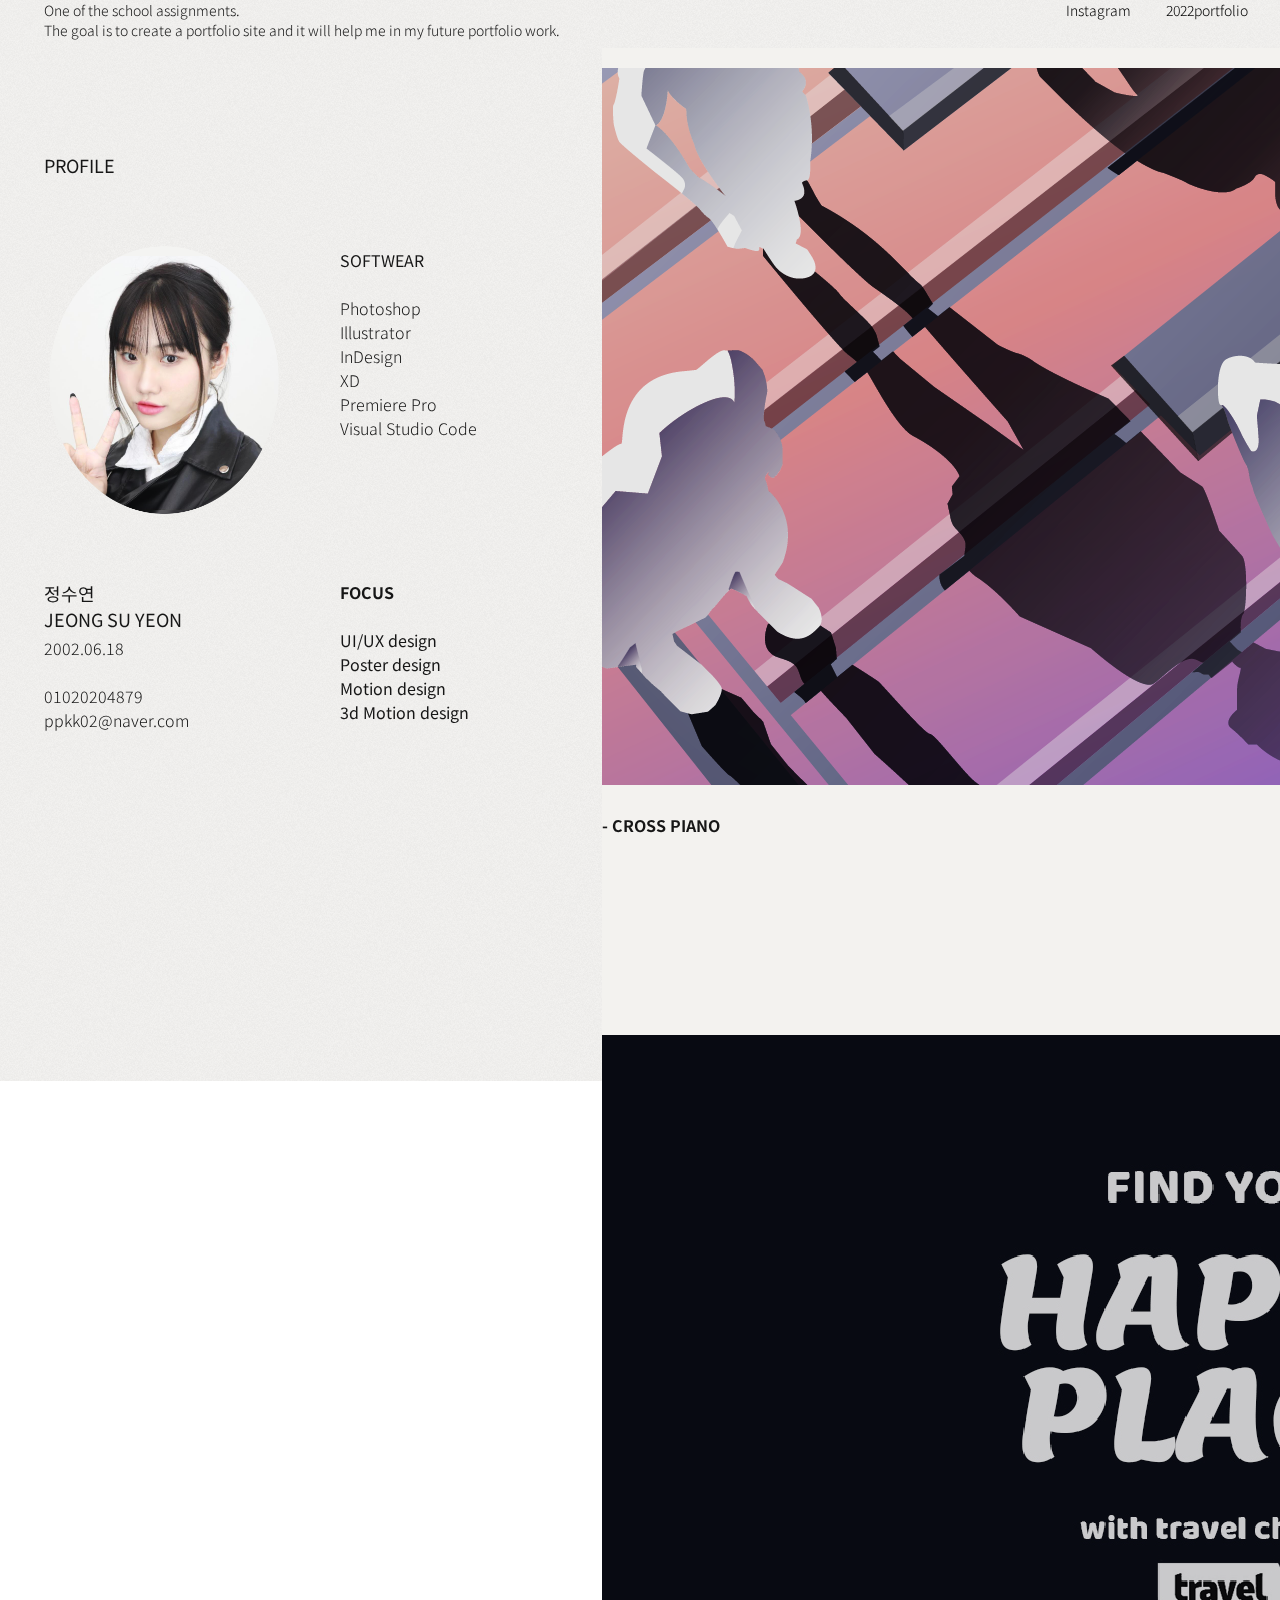
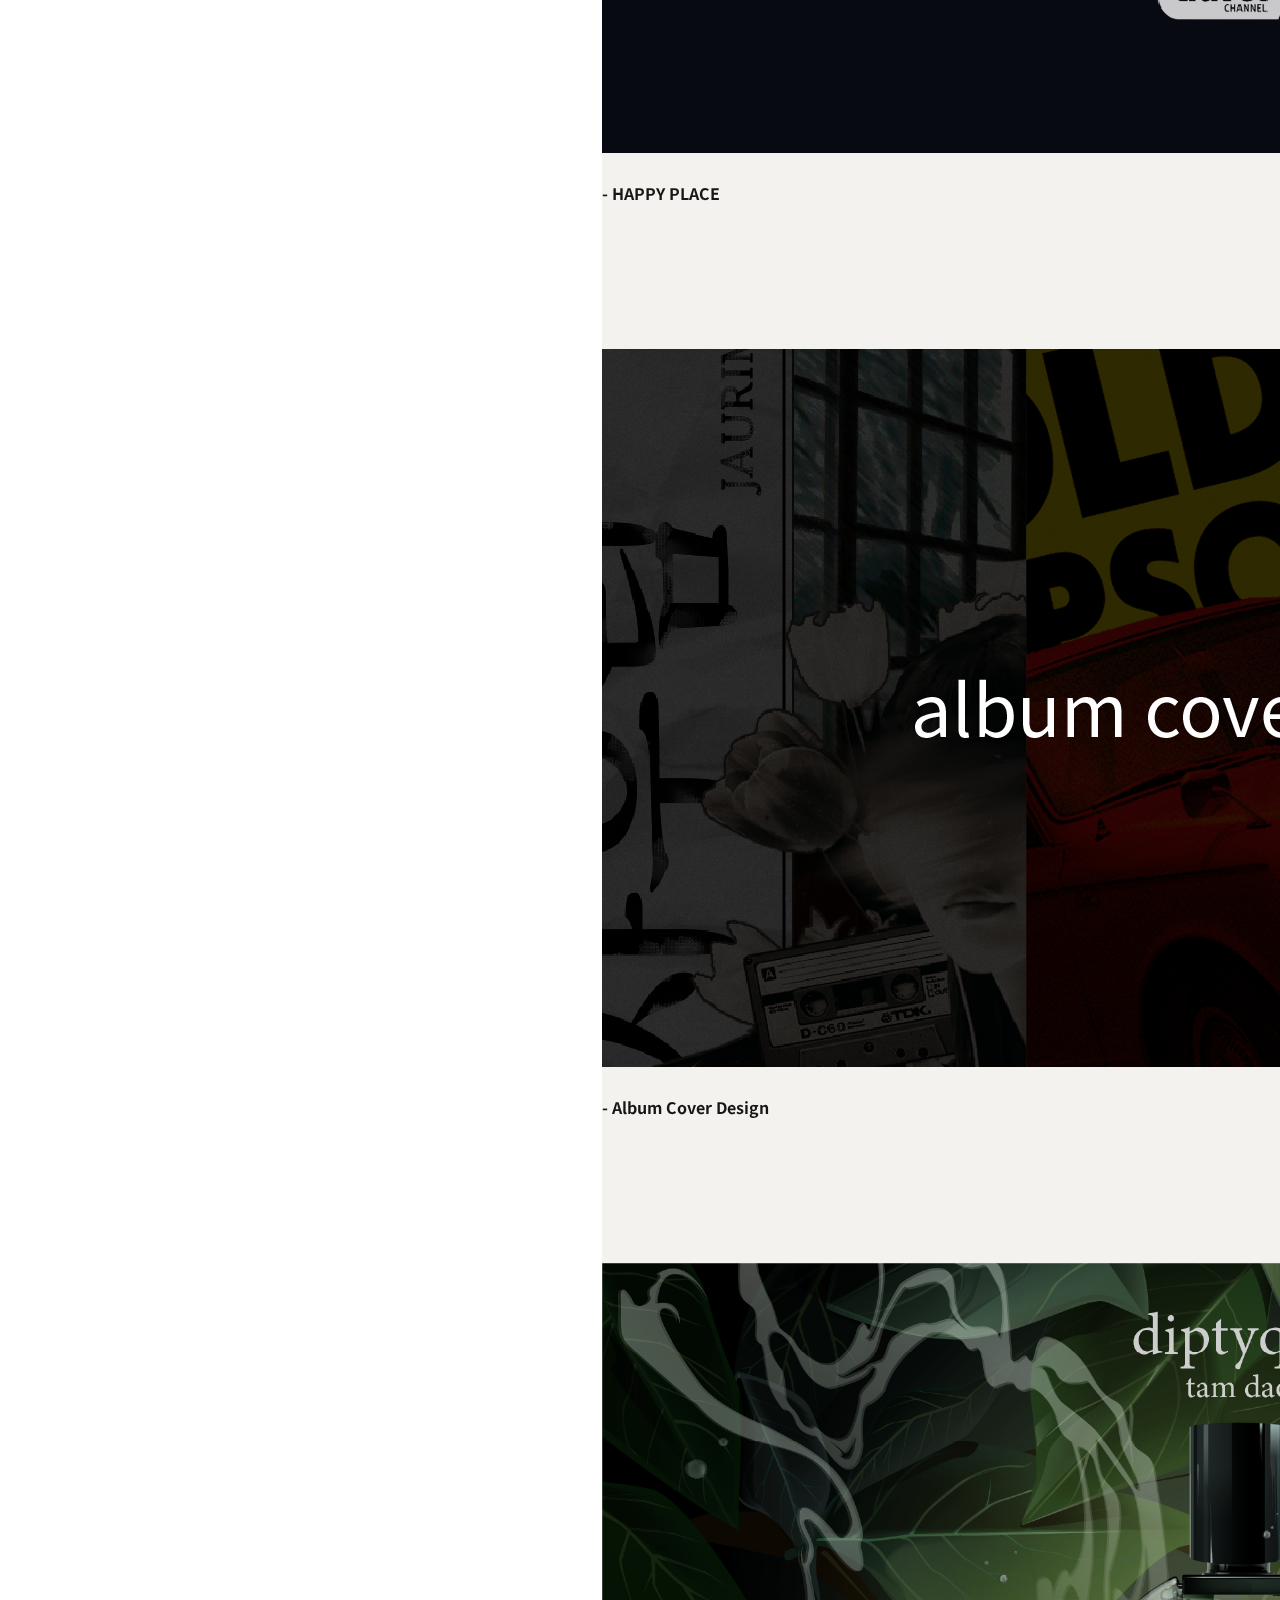
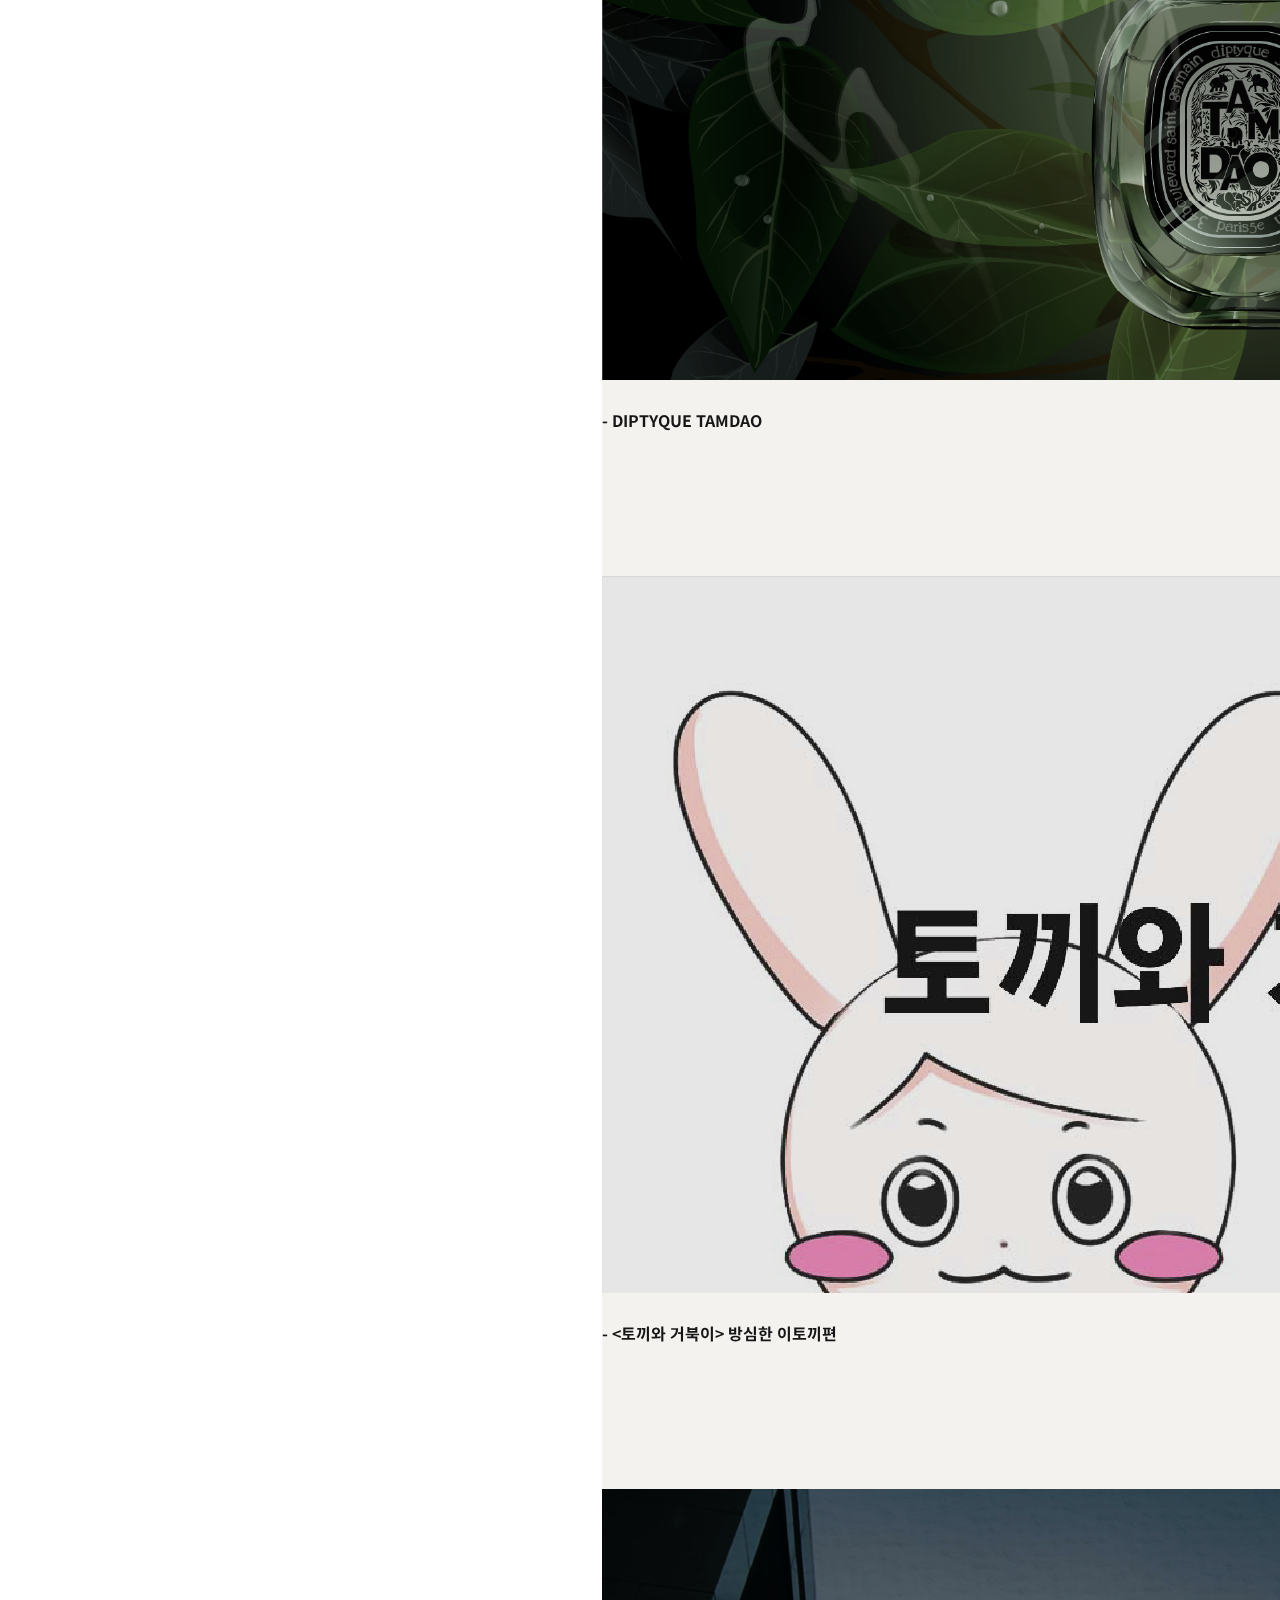
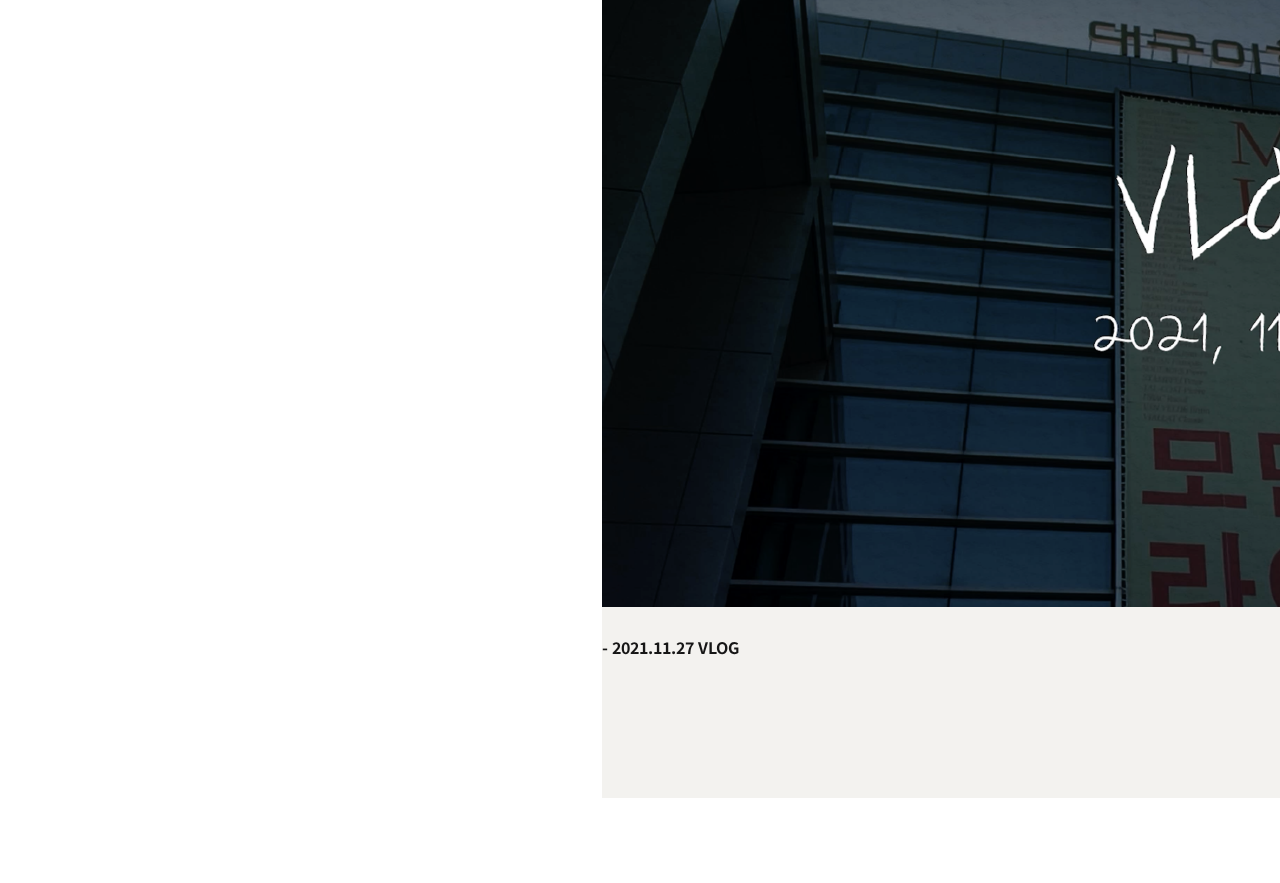
<file: 1.html>
<!DOCTYPE html>
<html>
<head>
    <meta charset = "utf-8">
    <meta name="viewport" content="width=device-width, initial-scale=1">
    <link rel="stylesheet" type="text/css" href="1.css">

    <title>SINK INTO DESIGN</title>
</head>
<body>

    <div id = "back" >
        <img width="1920px" src ="배경.png";>
    </div>
   
    

    <div id="box1">
       <p>One of the school assignments. 
       <br>The goal is to create a portfolio site and it will help me in my future portfolio work.
    
    </p>      

    
  

    <div id="insta">
    
        <p>
            <a href= "https://www.instagram.com/lavvuttutu_/">Instagram </a>  
        </p>
       
        
 </div>

    <div id="box2">
        
            <a href="index.html" >2022portfolio</a>
        
 </div> 

    <div id="Largebox">
        <p>
        
        </p>
</div> 

    <div id="profil">
        <p>
        <b>PROFILE</b>
        </p>
</div> 

    <div id = "imag">
    <img width="240px" src ="프로필.png";>
</div>
    <div id="name1">
    <p>
        <b>정수연
        <br>JEONG SU YEON
        </b>
    
    </p>
</div>

    <div id="name2">
    2002.06.18
    <br><br>
    01020204879
    <br>ppkk02@naver.com

</div> 

    <div id="softwear">
    <p>
    <b>SOFTWEAR</b>
    <br><br>
    Photoshop
    <br>
    Illustrator
    <br>
    InDesign
    <br>
    XD
    <br>
    Premiere Pro
    <br>
    Visual Studio Code
    </p>
</div> 

</div> 
    <div id="focus">
    <p>
    <b>FOCUS</b>
    <br> <br>
    UI/UX design
    <br>
    Poster design
    <br>
    Motion design
    <br>
    3d Motion design
    </p>
</div> 

</div> 
   
<main>
    <section id="workbox">
        <div id="down">
            <a href="#top">DOWN▼</a>
        </div> 
    
        <a href="기초조형.html">
            <div class="item-container">
                <img src="기초조형.png"">
                <div class="overlay">
            
                </div>
            </div>
        </a>
        <div class="text"><br><b>- CROSS PIANO</b></div>
    

<br><br>

<br> <br> 
<br><br><br><br><br><br><br>
    

    <a href="giff.html">
        <div class="item-container">
            <img src="giff.png"">
            <div class="overlay">
                
        </div>
    </div>
</a>
<div class="text"><br><b>- HAPPY PLACE</b></div>

<br><br><br><br><br><br><br><br>

<a href="Album Cover Design.html">
    <div class="item-container">
        <img src="앨범커버디자인.png">
        <div class="overlay">
            
    </div>
</div>
</a>
<div class="text"><br><b>- Album Cover Design</b></div>

<br><br><br><br><br><br><br><br>
    
    
<a href= "딥티크.html">
    <div class="item-container">
        <img src="딥티크.png">
        <div class="overlay">
         
    </div>
</div>
</a>
<div class="text"><br><b>- DIPTYQUE TAMDAO</b></div>
<br><br><br><br><br><br><br><br>
    
<a href= "토끼와거북이.html">
    <div class="item-container">
        <img src="토끼와거북이.png">
        <div class="overlay">
        
    </div>
</div>
</a>
<div class="text"><br><b>- <토끼와 거북이> 방심한 이토끼편</b></div>

<br><br><br><br><br><br><br><br>
    
<a href= "브이로그.html">
    <div class="item-container">
        <img src="브이로그.png">
        <div class="overlay">
        
    </div>
</div>
</a>
<div class="text"><br><b>- 2021.11.27 VLOG</b></div>
<br><br><br><br><br><br><br><br>
    
<div id="top">
    <a href="#down">TOP▲</a>
</div> 

<div id="copyright">
    <p> E-mail  ppkk02@naver.com
    <br> Contact  01020204879
    <br>Copyright 2022. Jeong Su Yeon. All Rights Reserved. 
    </p>
</div> 


</div>
</main>


</body>


</html>
</file>
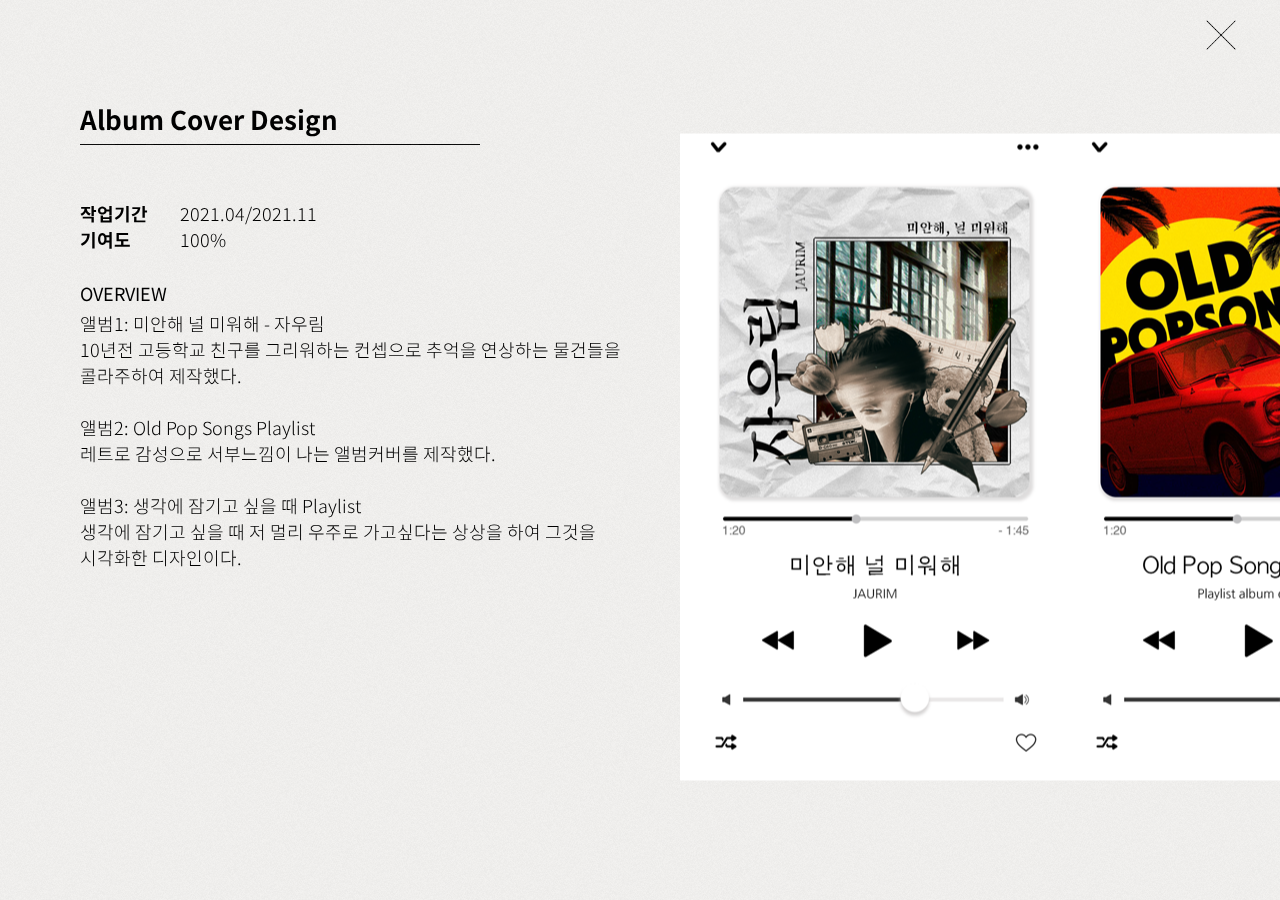
<file: Album Cover Design.html>
<!DOCTYPE html>
<html>
<head>
    <meta charset = "utf-8">
    <meta name="viewport" content="width=device-width, initial-scale=1">
    <link rel="stylesheet" type="text/css" href="Album Cover Design.css">
    <title>Album Cover Design</title>





</head>
<body>  
 
</body>
    <div id = "back0" >
        <img width="1920px" src ="배경.png";>
    </div>

    <div id = "back">
        <br>
        <img width="1150px" src ="앨범커버.png";>
        
    </div>
    <div id = "box1">
        <a href="1.html"><img width= "30" src="x_2.png";></a>
       
   
    </div>
    <div id = "title">
    <p> <b>Album Cover Design</b></p>
    </div>
    <div id = "line">
        <img width="400px" src ="선.png";>
    
    </div>

    <div id = "explain1">
    <p><b>작업기간 <br>기여도 </b></p>
    </div>

    <div id = "explain2">
    <p> 2021.04/2021.11 <br> 100% </p>
    </div>
    <div id = "overview1">
        <p><b>OVERVIEW</b></p>
    </div>
    <div id = "overview2">
        <p>앨범1: 미안해 널 미워해 - 자우림
            <br> 10년전 고등학교 친구를 그리워하는 컨셉으로 추억을 연상하는 물건들을 <br> 콜라주하여 제작했다. <br><br>
            앨범2: Old Pop Songs Playlist
            <br> 레트로 감성으로 서부느낌이 나는 앨범커버를 제작했다. 
            <br><br>
            앨범3: 생각에 잠기고 싶을 때 Playlist
            <br> 생각에 잠기고 싶을 때 저 멀리 우주로 가고싶다는 상상을 하여 그것을 <br>시각화한 디자인이다.

        </p>
    </div>

</body>

</html>
</file>
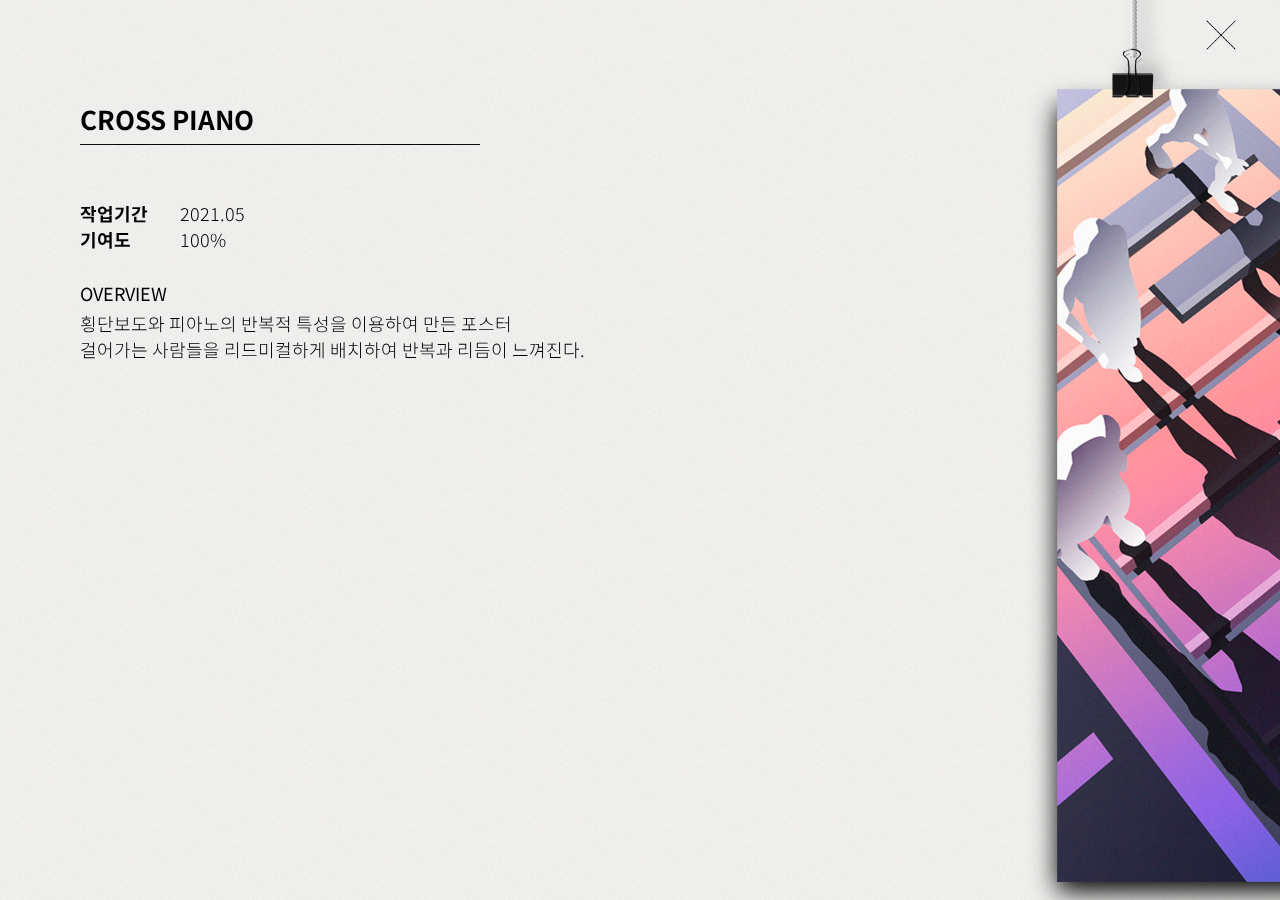
<file: 기초조형.html>
<!DOCTYPE html>
<html>
<head>
    <meta charset = "utf-8">
    <meta name="viewport" content="width=device-width, initial-scale=1">
    <link rel="stylesheet" type="text/css" href="기초조형.css">
    <title>CROSS PIANO</title>





</head>
<body>  
 
</body>
    <div id = "back0" >
        <img width="1920px" src ="배경.png";>
    </div>

    <div id = "back">
        <img width="1920" src ="기초조형목업.png";>
    
    </div>
    <div id = "box1">
        <a href="1.html"><img width= "30" src="x_2.png";></a>
       
   
    </div>
    <div id = "title">
    <p> <b>CROSS PIANO</b></p>
    </div>
    <div id = "line">
        <img width="400px" src ="선.png";>
    
    </div>

    <div id = "explain1">
    <p><b>작업기간 <br>기여도 </b></p>
    </div>

    <div id = "explain2">
    <p> 2021.05 <br> 100% </p>
    </div>
    <div id = "overview1">
        <p><b>OVERVIEW</b></p>
    </div>
    <div id = "overview2">
        <p>횡단보도와 피아노의 반복적 특성을 이용하여 만든 포스터 <br>
           걸어가는 사람들을 리드미컬하게 배치하여 반복과 리듬이 느껴진다.

        </p>
    </div>

</body>

</html>
</file>
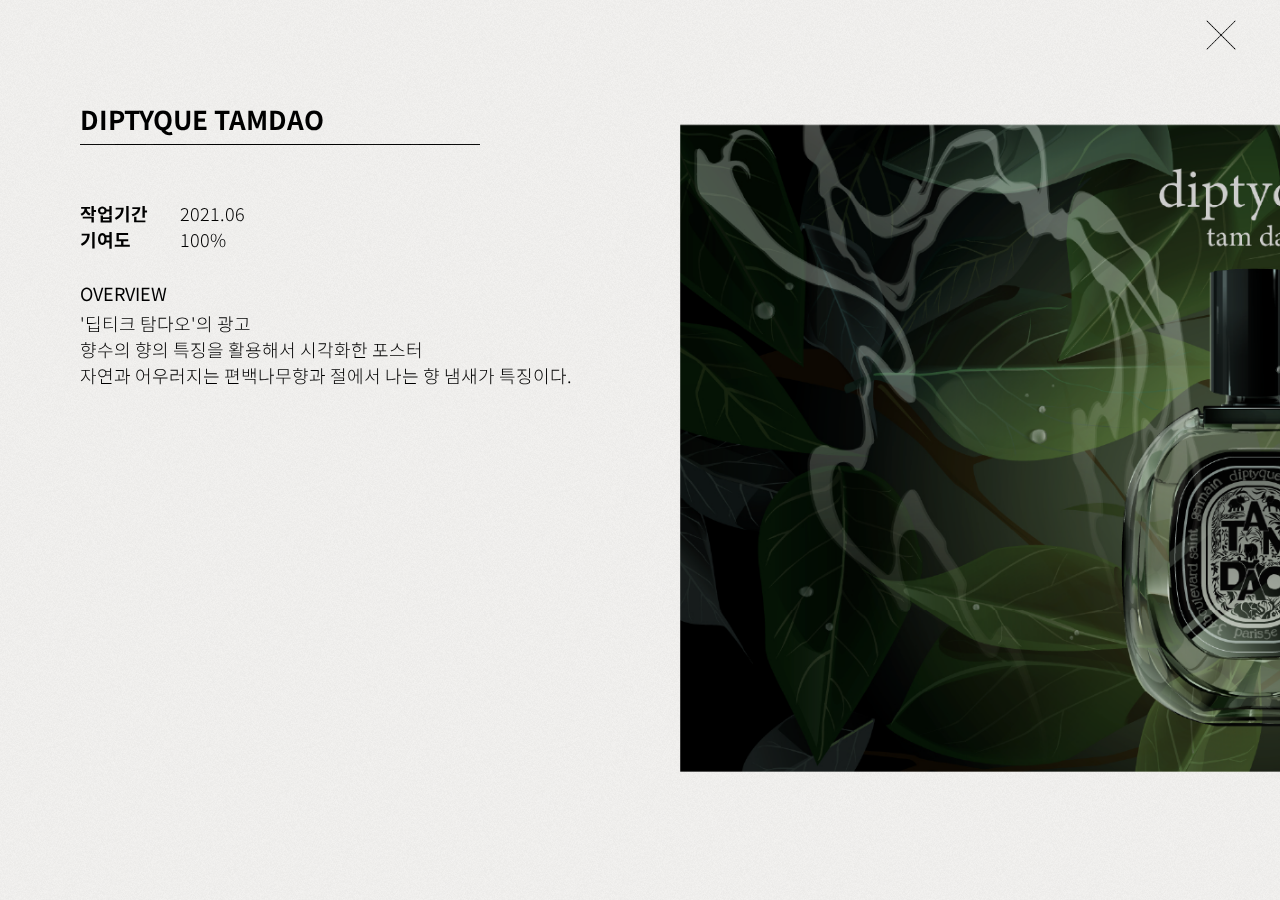
<file: 딥티크.html>
<!DOCTYPE html>
<html>
<head>
    <meta charset = "utf-8">
    <meta name="viewport" content="width=device-width, initial-scale=1">
    <link rel="stylesheet" type="text/css" href="딥티크.css">
    <title>DIPTYQUE TAMDAO</title>





</head>
<body>  
 
</body>
    <div id = "back0" >
        <img width="1920px" src ="배경.png";>
    </div>

    <div id = "back">
        <img width="1150px" src ="딥티크.png";>
    
    </div>
    <div id = "box1">
        <a href="1.html"><img width= "30" src="x_2.png";></a>
       
   
    </div>
    <div id = "title">
    <p> <b>DIPTYQUE TAMDAO</b></p>
    </div>
    <div id = "line">
        <img width="400px" src ="선.png";>
    
    </div>

    <div id = "explain1">
    <p><b>작업기간 <br>기여도<br></b></p>
    </div>

    <div id = "explain2">
    <p> 2021.06 <br> 100% </p>
    </div>
    <div id = "overview1">
        <p><b>OVERVIEW</b></p>
    </div>
    <div id = "overview2">
        <p>'딥티크 탐다오'의 광고 <br>
            향수의 향의 특징을 활용해서 시각화한 포스터
            <br>자연과 어우러지는 편백나무향과 절에서 나는 향 냄새가 특징이다.  

        </p>
    </div>

</body>

</html>
</file>
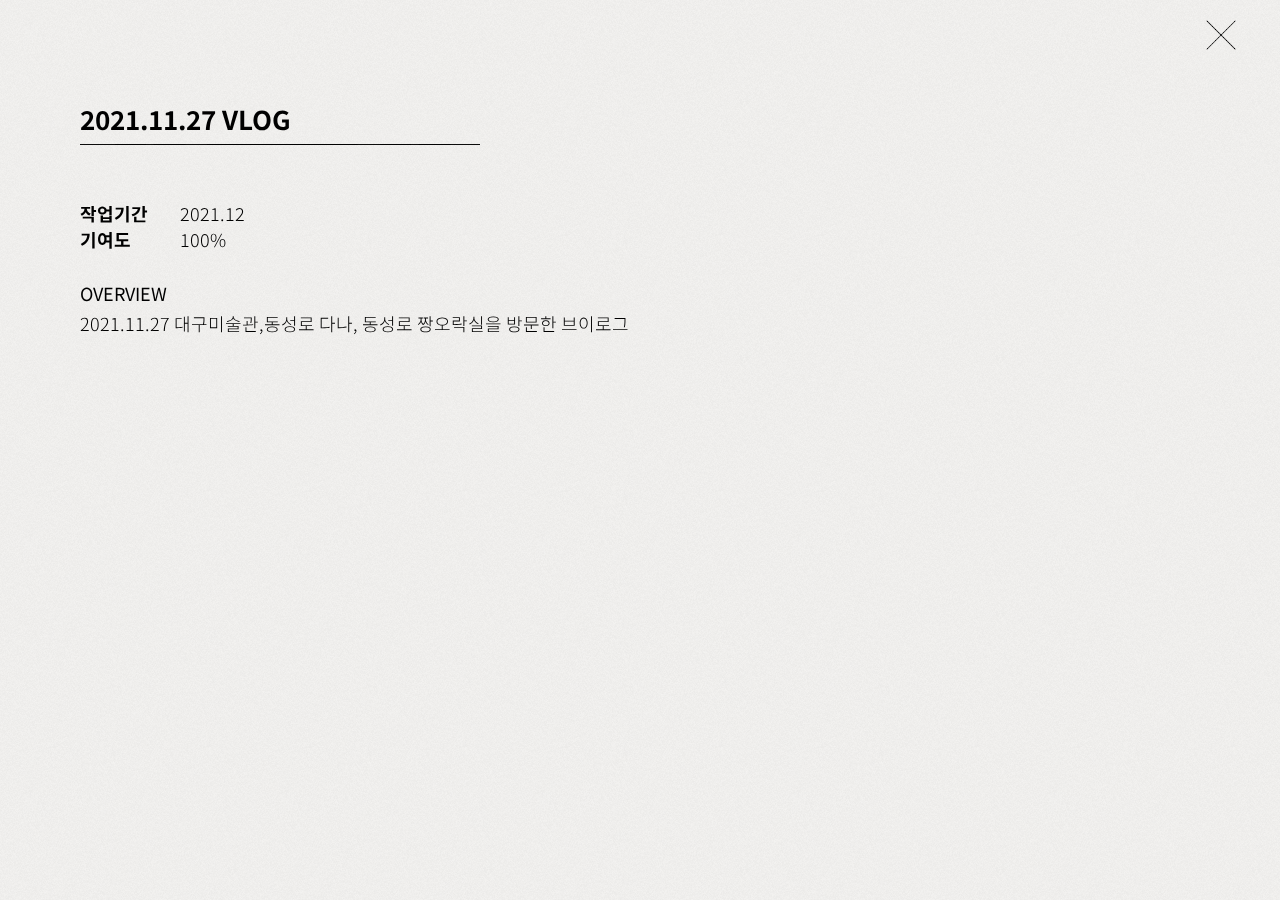
<file: 브이로그.html>
<!DOCTYPE html>
<html>
<head>
    <meta charset = "utf-8">
    <meta name="viewport" content="width=device-width, initial-scale=1">
    <link rel="stylesheet" type="text/css" href="브이로그.css">
    <title>2021.11.27 VLOG</title>





</head>
<body>  
 
</body>
    <div id = "back0" >
        <img width="1920px" src ="배경.png";>
    </div>

    <div id = "back">
        
            <iframe width="1150" height="647" src="https://www.youtube.com/embed/dGvcPuwOwYY" title="YouTube video player" frameborder="0" allow="accelerometer; autoplay; clipboard-write; encrypted-media; gyroscope; picture-in-picture" allowfullscreen></iframe>
        
    
    </div>
    <div id = "box1">
        <a href="1.html"><img width= "30" src="x_2.png";></a>
       
   
    </div>
    <div id = "title">
    <p> <b>2021.11.27 VLOG</b></p>
    </div>
    <div id = "line">
        <img width="400px" src ="선.png";>
    
    </div>

    <div id = "explain1">
    <p><b>작업기간 <br>기여도<br></b></p>
    </div>

    <div id = "explain2">
    <p> 2021.12 <br> 100% </p>
    </div>
    <div id = "overview1">
        <p><b>OVERVIEW</b></p>
    </div>
    <div id = "overview2">
        <p> 2021.11.27 대구미술관,동성로 다나, 동성로 짱오락실을 방문한 브이로그
            
            

        </p>
    </div>

</body>

</html>
</file>
<file: 1.css>
@import url('https://fonts.googleapis.com/css2?family=Noto+Sans+KR:wght@300;400&display=swap');
@keyframes test_animation {
    0% { opacity: 0; }
    100% { opacity: 1; }
}

body, p { margin : 0;
    animation-name : test_animation;
    animation-duration:2s;
    animation-direction: alternate;} 
    
a, a:link, a:visited
{
    color: #000000;
    text-decoration: none;
}

a:hover
{color:rgb(194, 194, 194)}

#back {
    position: fixed;
}

#box1 {
    display: inline-block;
    position: fixed;
    width: 658px;
    height: 48px;
    left: 44px;
    top: 0px;
    font-size: 14px;
    font-family:  'Noto Sans KR', sans-serif;
    color : rgb(22,22,22);
    font-weight: 300;
}

#insta {
    display: inline-block;
    position: fixed;
    width: 120px;
    height: 48px;
    right: 94px;
    top: 0px;
    font-size: 14px;
    font-family:  'Noto Sans KR', sans-serif;
    font-weight: 300;
    color : rgb(22,22,22);
}

#box2{
    display: inline-block;
    position: fixed;
  
    right: 32px;
    top: 0px;
    font-size: 14px;
    text-align: right;
    font-family:  'Noto Sans KR', sans-serif;
    color : rgb(22,22,22);
    font-weight: 300;

}

#Largebox{
    display: block;
    position: fixed;
    width: 1832px;
    height: 984px;
    left: 44px;
    top: 48px;
    font-size: 16px;
    font-family:  'Noto Sans KR', sans-serif;
    color : rgb(22,22,22);
    
  
}
#profil {
    display: inline-block;
    position: fixed;
    width: 268px;
    height: 48px;
    left: 44px;
    top: 152px;
    font-size: 18px;
    font-family:  'Noto Sans KR', sans-serif;
    color : rgb(22,22,22);
   
}
#imag {
    display: inline-block;
    position: fixed;
    width: 248px;
    height: 286px;
    left: 44px;
    top: 230px;
    overflow: hidden;
}

#name1 {
    display: block;
    position: fixed;
    width: 268px;
    height: 308px;
    left: 44px;
    top: 580px;
    font-size: 18px;
    font-family:  'Noto Sans KR', sans-serif;
    color : rgb(22,22,22);
  
}
#name2 {
    display: block;
    position: fixed;
    width: 268px;
    height: 308px;
    left: 44px;
    top: 636px;
    font-size: 16px;
    font-family:  'Noto Sans KR', sans-serif;
    color : rgb(22,22,22);
 
}

#softwear {
    display: block;
    position: fixed;
    width: 268px;
    height: 308px;
    left: 340px;
    top: 248px;
    font-size: 16px;
    font-family:  'Noto Sans KR', sans-serif;
    color : rgb(22,22,22);
  
}

#focus {
    display: block;
    position: fixed;
    width: 268px;
    height: 308px;
    left: 340px;
    top: 580px;
    font-size: 16px;
    font-family:  'Noto Sans KR', sans-serif;
    color : rgb(22,22,22);
    
  
}


#workbox {
    display: block;
    position: absolute;
    width: 1274px;
    height: 5550px;
    left: 602px;
    top: 48px;
    transform: translate(0%, 0%);
    background-color: rgb(243,242,239); 

}


#copyright {
    font-size: 14px;
    font-family:  'Noto Sans KR', sans-serif;
    text-align: right;
    color : rgb(200,200,200);
    font-weight: 300;
}

#top {
    font-size: 14px;
    font-family:  'Noto Sans KR', sans-serif;
    text-align: right;
    color : rgb(22,22,22)
    
}

#down {
    font-size: 14px;
    font-family:  'Noto Sans KR', sans-serif;
    text-align: right;
    color : rgb(22,22,22)
  
}

.item-container > img {
    opacity: 1;
    transition: .8s ease;
    background-color: rgb(241, 240, 239);  

}

.item-container :hover  {
    opacity: 0.7;
}  


.text{
font-size: 16px;
font-family:  'Noto Sans KR', sans-serif;
font-weight: 400;
overflow: visible;
color : rgb(22,22,22);

}
</file>
<file: Album Cover Design.css>
@import url('https://fonts.googleapis.com/css2?family=Noto+Sans+KR:wght@300;400&display=swap');
@keyframes test_animation {
    0% { opacity: 0; }
    80% { opacity: 0; }
    100% { opacity: 1; }
}
@keyframes test_animation2 {
    0% { opacity: 0; }
    100% { opacity: 1; }
}

body, p { margin : 0; 
  }
#back0 {
    position: fixed;
}

#box1{
    display: inline-block;
    position: fixed;
    right: 44px;
    top: 20px;
    animation-name : test_animation;
    animation-duration:3s;
    animation-direction: alternate;

    }



#back{
  
    display: block;
    position: fixed;
    position: fixed;
    top: 50%;
    left: 680px;
    transform: translate(0%, -50%);
    animation-name : test_animation2;
    animation-duration:2s;
    animation-direction: alternate;
    

}

#title{ 
    display: inline-block;
    position: fixed;
    left: 80px;
    top: 100px;
    font-size: 26px;
    font-family:  'Noto Sans KR', sans-serif;
    font-weight: 400;
    

}

#line{ 
    display: inline-block;
    position: fixed;
    left: 80px;
    top: 134px;
   

}
#explain1{
    display: inline-block;
    position: fixed;
    left: 80px;
    top: 200px;
    font-family:  'Noto Sans KR', sans-serif;
    font-weight: 400;
    font-size: 18px;
    

}

#explain2{
    display: inline-block;
    position: fixed;
    left: 180px;
    top: 200px;
    font-family:  'Noto Sans KR', sans-serif;
    font-weight: 300;
    font-size: 18px;
}

    
#overview1{    display: inline-block;
    position: fixed;
    left: 80px;
    top: 280px;
    font-family:  'Noto Sans KR', sans-serif;
    font-weight: 300;
    font-size: 18px;
}


#overview2{    display: inline-block;
    position: fixed;
    left: 80px;
    top: 310px;
    font-family:  'Noto Sans KR', sans-serif;
    font-weight: 300;
    font-size: 18px;
}
</file>
<file: 기초조형.css>
@import url('https://fonts.googleapis.com/css2?family=Noto+Sans+KR:wght@300;400&display=swap');
@keyframes test_animation {
    0% { opacity: 0; }
    80% { opacity: 0; }
    100% { opacity: 1; }
}
@keyframes test_animation2 {
    0% { opacity: 0; }
    100% { opacity: 1; }
}
body, p { margin : 0; }
#back0 {
    position: fixed;
}
#box1{
    display: inline-block;
    position: fixed;
    right: 44px;
    top: 20px;
    animation-name : test_animation;
    animation-duration:3s;
    animation-direction: alternate;
}
#back{
    width: 1920px;
    height: 969px;
    display: block;
    position: fixed;
    animation-name : test_animation2;
    animation-duration:2s;
    animation-direction: alternate;
    

}

#title{ 
    display: inline-block;
    position: fixed;
    left: 80px;
    top: 100px;
    font-size: 26px;
    font-family:  'Noto Sans KR', sans-serif;
    font-weight: 400;

}

#line{ 
    display: inline-block;
    position: fixed;
    left: 80px;
    top: 134px;
   

}
#explain1{
    display: inline-block;
    position: fixed;
    left: 80px;
    top: 200px;
    font-family:  'Noto Sans KR', sans-serif;
    font-weight: 400;
    font-size: 18px;
    

}

#explain2{
    display: inline-block;
    position: fixed;
    left: 180px;
    top: 200px;
    font-family:  'Noto Sans KR', sans-serif;
    font-weight: 300;
    font-size: 18px;
}

    
#overview1{    display: inline-block;
    position: fixed;
    left: 80px;
    top: 280px;
    font-family:  'Noto Sans KR', sans-serif;
    font-weight: 300;
    font-size: 18px;
}


#overview2{    display: inline-block;
    position: fixed;
    left: 80px;
    top: 310px;
    font-family:  'Noto Sans KR', sans-serif;
    font-weight: 300;
    font-size: 18px;
}
</file>
<file: 딥티크.css>
@import url('https://fonts.googleapis.com/css2?family=Noto+Sans+KR:wght@300;400&display=swap');
@keyframes test_animation {
    0% { opacity: 0; }
    80% { opacity: 0; }
    100% { opacity: 1; }
}
@keyframes test_animation2 {
    0% { opacity: 0; }
    100% { opacity: 1; }
}
body, p { margin : 0; }
#back0 {
    position: fixed;
}
#box1{
    display: inline-block;
    position: fixed;
    right: 44px;
    top: 20px;
    animation-name : test_animation;
    animation-duration:3s;
    animation-direction: alternate;
}
#back{
  
    display: block;
    position: fixed;
    position: fixed;
    top: 50%;
    left: 680px;
    transform: translate(0%, -50%);
    animation-name : test_animation2;
    animation-duration:2s;
    animation-direction: alternate;

}

#title{ 
    display: inline-block;
    position: fixed;
    left: 80px;
    top: 100px;
    font-size: 26px;
    font-family:  'Noto Sans KR', sans-serif;
    font-weight: 400;

}

#line{ 
    display: inline-block;
    position: fixed;
    left: 80px;
    top: 134px;
   

}
#explain1{
    display: inline-block;
    position: fixed;
    left: 80px;
    top: 200px;
    font-family:  'Noto Sans KR', sans-serif;
    font-weight: 400;
    font-size: 18px;
    

}

#explain2{
    display: inline-block;
    position: fixed;
    left: 180px;
    top: 200px;
    font-family:  'Noto Sans KR', sans-serif;
    font-weight: 300;
    font-size: 18px;
}

    
#overview1{    display: inline-block;
    position: fixed;
    left: 80px;
    top: 280px;
    font-family:  'Noto Sans KR', sans-serif;
    font-weight: 300;
    font-size: 18px;
}


#overview2{    display: inline-block;
    position: fixed;
    left: 80px;
    top: 310px;
    font-family:  'Noto Sans KR', sans-serif;
    font-weight: 300;
    font-size: 18px;
}
</file>
<file: 브이로그.css>
@import url('https://fonts.googleapis.com/css2?family=Noto+Sans+KR:wght@300;400&display=swap');
@keyframes test_animation {
    0% { opacity: 0; }
    80% { opacity: 0; }
    100% { opacity: 1; }
}
@keyframes test_animation2 {
    0% { opacity: 0; }
    100% { opacity: 1; }
}
body, p { margin : 0; }
#back0 {
    position: fixed;
}
#box1{
    display: inline-block;
    position: fixed;
    right: 44px;
    top: 20px;
    animation-name : test_animation;
    animation-duration:3s;
    animation-direction: alternate;
}
#back{
  
    display: block;
    position: fixed;

    top: 50%;
    left: 680px;
    transform: translate(0%, -50%);
    animation-name : test_animation2;
    animation-duration:2s;
    animation-direction: alternate;

}


#title{ 
    display: inline-block;
    position: fixed;
    left: 80px;
    top: 100px;
    font-size: 26px;
    font-family:  'Noto Sans KR', sans-serif;
    font-weight: 400;

}

#line{ 
    display: inline-block;
    position: fixed;
    left: 80px;
    top: 134px;
   

}
#explain1{
    display: inline-block;
    position: fixed;
    left: 80px;
    top: 200px;
    font-family:  'Noto Sans KR', sans-serif;
    font-weight: 400;
    font-size: 18px;
    

}

#explain2{
    display: inline-block;
    position: fixed;
    left: 180px;
    top: 200px;
    font-family:  'Noto Sans KR', sans-serif;
    font-weight: 300;
    font-size: 18px;
}

    
#overview1{    display: inline-block;
    position: fixed;
    left: 80px;
    top: 280px;
    font-family:  'Noto Sans KR', sans-serif;
    font-weight: 300;
    font-size: 18px;
}


#overview2{    display: inline-block;
    position: fixed;
    left: 80px;
    top: 310px;
    font-family:  'Noto Sans KR', sans-serif;
    font-weight: 300;
    font-size: 18px;
}
</file>
